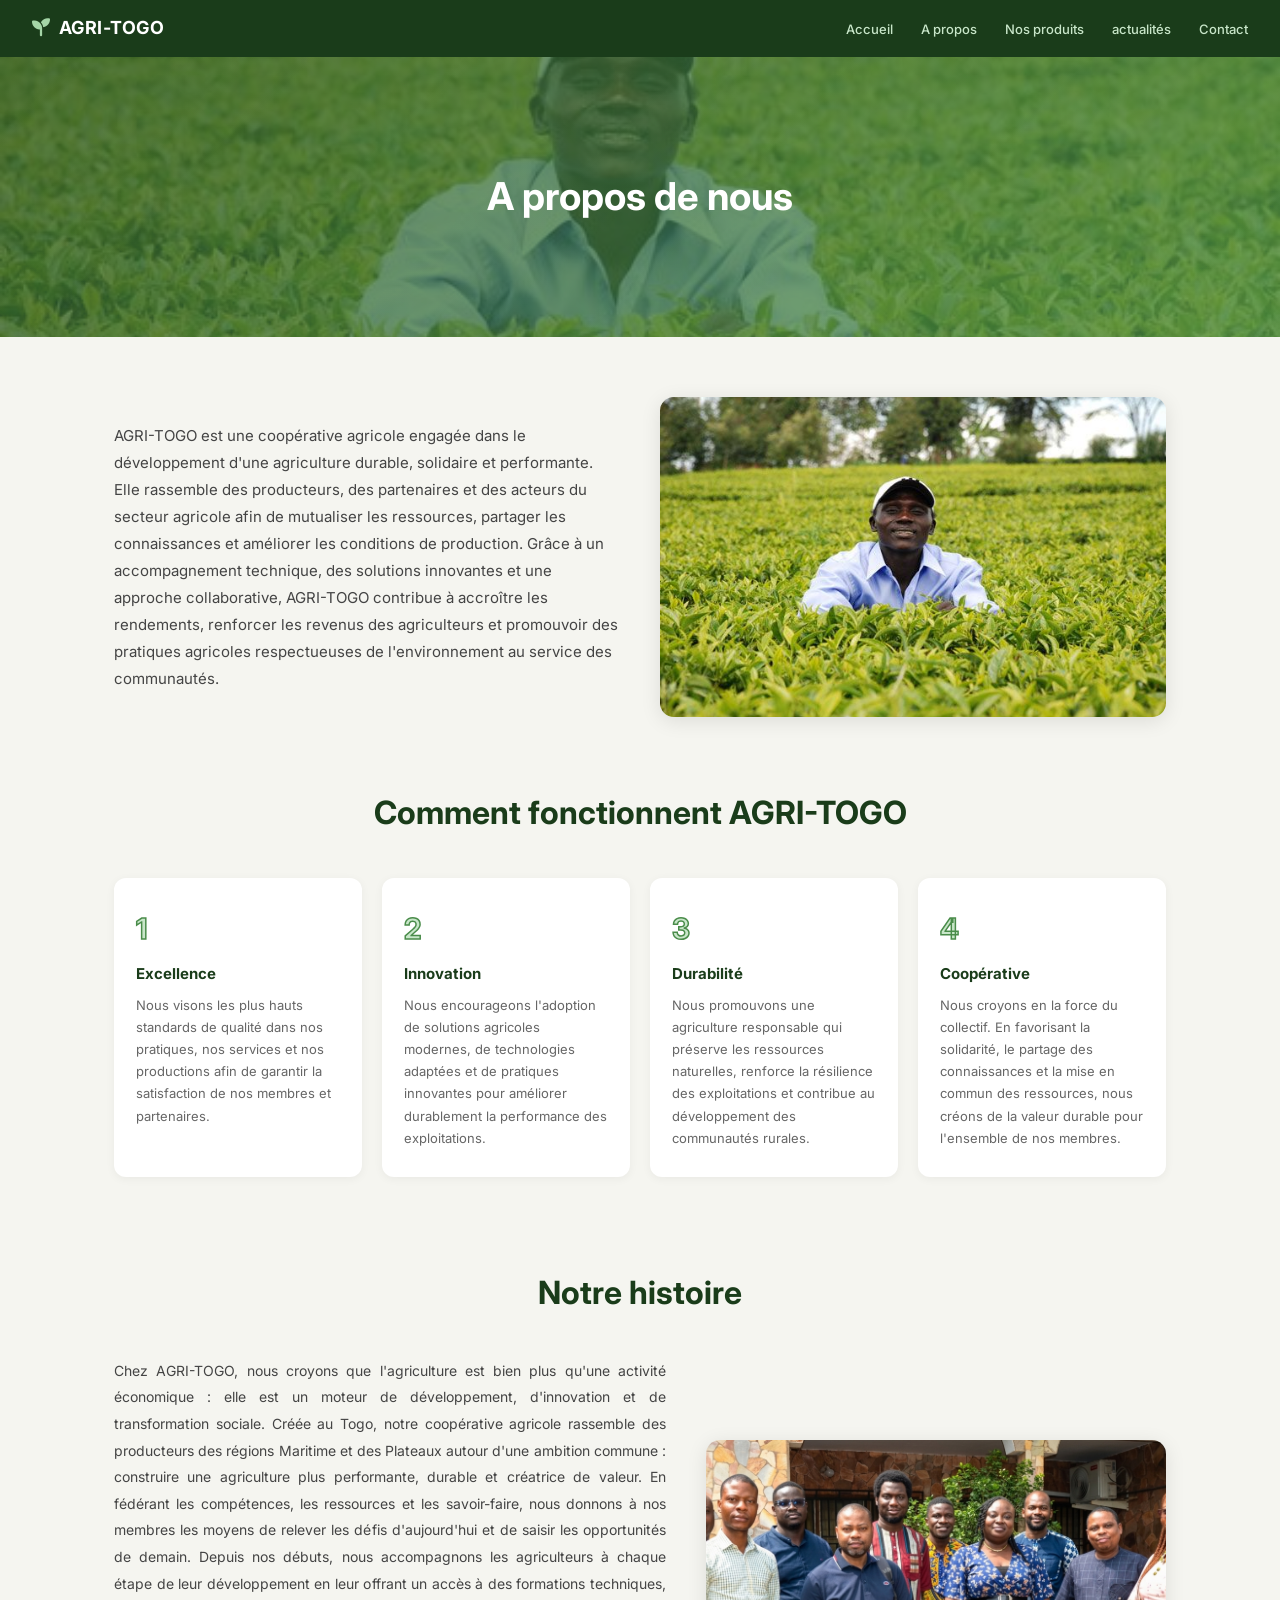
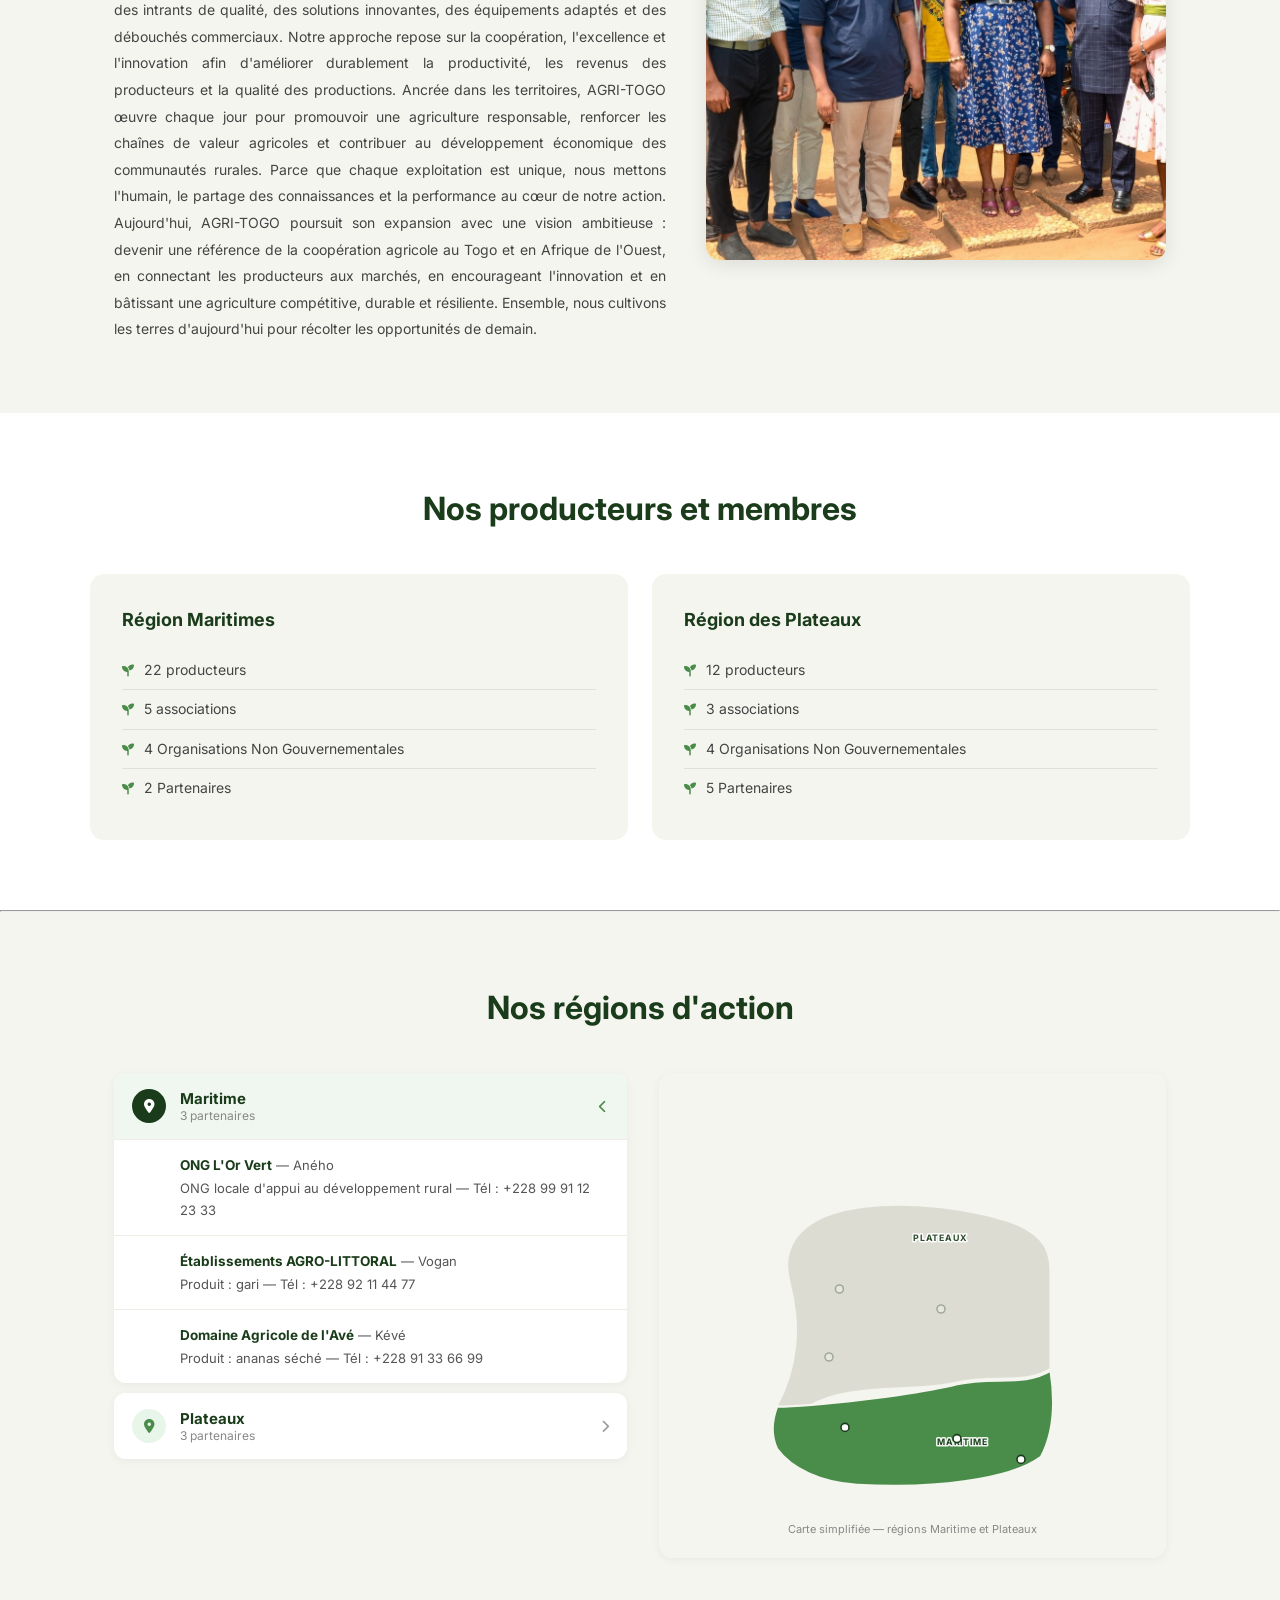
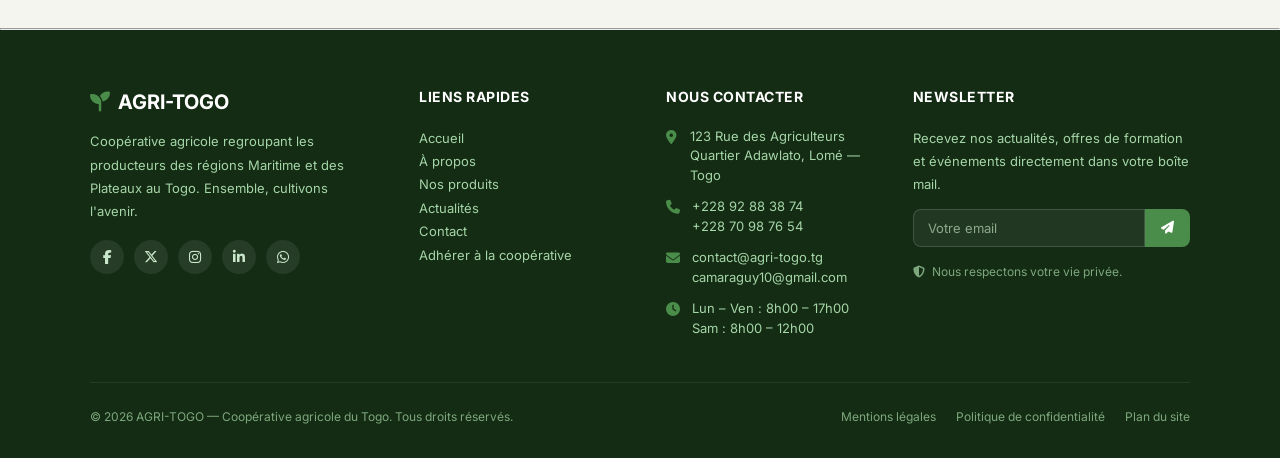
<file: about.html>
<!DOCTYPE html>
<html lang="fr">
<head>
    <meta charset="UTF-8">
    <meta name="viewport" content="width=device-width, initial-scale=1.0">
    <title>AGRI-TOGO — À propos</title>
    <link rel="stylesheet" href="https://fonts.googleapis.com/css2?family=Material+Symbols+Outlined" />
    <link rel="stylesheet" href="https://cdnjs.cloudflare.com/ajax/libs/font-awesome/6.5.0/css/all.min.css">
    <link rel="stylesheet" href="css/style.css">
    <script src="js/script.js"></script>
</head>
<body>
    <header>
        <div>
            AGRI-TOGO
        </div>
        <nav>
            <ul>
                <li><a href="index.html">Accueil</a></li>
                <li><a href="about.html" class="active">A propos</a></li>
                <li><a href="produit.html">Nos produits</a></li>
                <li><a href="actualite1.html">actualités</a></li>
                <li><a href="contact2.html">Contact</a></li>
            </ul>
        </nav>
        <div class="header-icons">
            <span class="material-symbols-outlined menu-open">dehaze</span>
            <span class="material-symbols-outlined menu-close" >close</span>
        </div>
    </header>

    <main>
        <section class="hero2">
            <h1>A propos de nous</h1>
            <img src="images/premier.jpg" alt="Membres de la coopérative AGRI-TOGO">
        </section>

        <section class="intro-section">
            <div class="intro">
                <div id="histoire">
                    <div class="intro-row">
                        <div class="intro-text">
                            <p>AGRI-TOGO est une coopérative agricole engagée dans le développement d'une agriculture durable,
                                solidaire et performante. Elle rassemble des producteurs, des partenaires et des acteurs du secteur
                                agricole afin de mutualiser les ressources, partager les connaissances et améliorer les conditions de production.
                                Grâce à un accompagnement technique, des solutions innovantes et une approche collaborative, AGRI-TOGO contribue à
                                accroître les rendements, renforcer les revenus des agriculteurs et promouvoir des pratiques agricoles respectueuses
                                de l'environnement au service des communautés.
                            </p>
                        </div>
                        <div class="intro-image">
                            <img src="images/premier.jpg" alt="Champs cultivés par les producteurs AGRI-TOGO">
                        </div>
                    </div>
                </div>

                <div class="valeurs">
                    <h2>Comment fonctionnent AGRI-TOGO</h2>
                    <div class="valeurs-grid">
                        <div class="valeur-item">
                            <h1>1</h1>
                            <h3>Excellence</h3>
                            <p>Nous visons les plus hauts standards de qualité dans nos pratiques,
                                nos services et nos productions afin de garantir la satisfaction de
                                nos membres et partenaires.
                            </p>
                        </div>
                        <div class="valeur-item">
                            <h1>2</h1>
                            <h3>Innovation</h3>
                            <p>Nous encourageons l'adoption de solutions agricoles modernes,
                                de technologies adaptées et de pratiques innovantes pour améliorer
                                durablement la performance des exploitations.
                            </p>
                        </div>
                        <div class="valeur-item">
                            <h1>3</h1>
                            <h3>Durabilité</h3>
                            <p>Nous promouvons une agriculture responsable qui préserve les ressources naturelles,
                                renforce la résilience des exploitations et contribue au développement des communautés rurales.
                            </p>
                        </div>
                        <div class="valeur-item">
                            <h1>4</h1>
                            <h3>Coopérative</h3>
                            <p>Nous croyons en la force du collectif. En favorisant la solidarité, le partage des connaissances
                                et la mise en commun des ressources, nous créons de la valeur durable pour l'ensemble de nos membres.
                            </p>
                        </div>
                    </div>
                </div>
            </div>
        </section>

        <section class="histoire-section">
            <h2>Notre histoire</h2>
            <div class="histoire-row">
                <div class="histoire-text">
                    <p>
                        Chez AGRI-TOGO, nous croyons que l'agriculture est bien plus qu'une activité économique :
                        elle est un moteur de développement, d'innovation et de transformation sociale.
                        Créée au Togo, notre coopérative agricole rassemble des producteurs des régions Maritime et des Plateaux autour d'une ambition commune : construire une agriculture plus performante,
                        durable et créatrice de valeur. En fédérant les compétences, les ressources et les savoir-faire, nous donnons à nos membres les moyens de relever les défis d'aujourd'hui et de saisir les opportunités de demain.
                        Depuis nos débuts, nous accompagnons les agriculteurs à chaque étape de leur développement en leur offrant un accès à des formations techniques, des intrants de qualité, des solutions innovantes, des équipements adaptés et des débouchés commerciaux. Notre approche repose sur la coopération, l'excellence et l'innovation afin d'améliorer durablement la productivité, les revenus des producteurs et la qualité des productions.
                        Ancrée dans les territoires, AGRI-TOGO œuvre chaque jour pour promouvoir une agriculture responsable, renforcer les chaînes de valeur agricoles et contribuer au développement économique des communautés rurales. Parce que chaque exploitation est unique, nous mettons l'humain, le partage des connaissances et la performance au cœur de notre action.
                        Aujourd'hui, AGRI-TOGO poursuit son expansion avec une vision ambitieuse : devenir une référence de la coopération agricole au Togo et en Afrique de l'Ouest, en connectant les producteurs aux marchés, en encourageant l'innovation et en bâtissant une agriculture compétitive, durable et résiliente.
                        Ensemble, nous cultivons les terres d'aujourd'hui pour récolter les opportunités de demain.
                    </p>
                </div>
                <div class="histoire-image">
                    <img src="images/histoire.png" alt="Histoire de la coopérative AGRI-TOGO">
                </div>
            </div>
        </section>

        <section class="membres-section">
            <div class="membres">
                <h2>Nos producteurs et membres</h2>
                <div class="membres-grid">
                    <div class="membre-card">
                        <h3>Région Maritimes</h3>
                        <ul>
                            <li>22 producteurs</li>
                            <li>5 associations</li>
                            <li>4 Organisations Non Gouvernementales</li>
                            <li>2 Partenaires</li>
                        </ul>
                    </div>
                    <div class="membre-card">
                        <h3>Région des Plateaux</h3>
                        <ul>
                            <li>12 producteurs</li>
                            <li>3 associations</li>
                            <li>4 Organisations Non Gouvernementales</li>
                            <li>5 Partenaires</li>
                        </ul>
                    </div>
                </div>
            </div>
        </section>

        <hr>

        <section class="regions-section">
            <h2>Nos régions d'action</h2>
            <div class="regions">
                <div class="regions-list-panel">

                    <div class="region-row active" data-region="maritime">
                        <button class="region-row-head" aria-expanded="true">
                            <span class="region-pin"><i class="fa-solid fa-location-dot"></i></span>
                            <span class="region-row-text">
                                <span class="region-row-title">Maritime</span>
                                <span class="region-row-count">3 partenaires</span>
                            </span>
                            <span class="region-chevron"><i class="fa-solid fa-chevron-down"></i></span>
                        </button>
                        <ul class="region-partners">
                            <li tabindex="0" data-city="aneho">
                                <strong>ONG L'Or Vert</strong> — Aného<br>
                                ONG locale d'appui au développement rural — Tél : +228 99 91 12 23 33
                            </li>
                            <li tabindex="0" data-city="vogan">
                                <strong>Établissements AGRO-LITTORAL</strong> — Vogan<br>
                                Produit : gari — Tél : +228 92 11 44 77
                            </li>
                            <li tabindex="0" data-city="keve">
                                <strong>Domaine Agricole de l'Avé</strong> — Kévé<br>
                                Produit : ananas séché — Tél : +228 91 33 66 99
                            </li>
                        </ul>
                    </div>

                    <div class="region-row" data-region="plateaux">
                        <button class="region-row-head" aria-expanded="false">
                            <span class="region-pin"><i class="fa-solid fa-location-dot"></i></span>
                            <span class="region-row-text">
                                <span class="region-row-title">Plateaux</span>
                                <span class="region-row-count">3 partenaires</span>
                            </span>
                            <span class="region-chevron"><i class="fa-solid fa-chevron-right"></i></span>
                        </button>
                        <ul class="region-partners">
                            <li tabindex="0" data-city="kpalime">
                                <strong>Groupement Féminin « Espoir de Kloto »</strong> — Kpalimé<br>
                                Produit : gari et tapioca — Tél : +228 70 22 46 08
                            </li>
                            <li tabindex="0" data-city="atakpame">
                                <strong>ONG « Progrès Céréales Plateaux »</strong> — Atakpamé<br>
                                ONG d'accompagnement technique et financier — Tél : +228 95 66 77 88
                            </li>
                            <li tabindex="0" data-city="badou">
                                <strong>Les Vergers de Tomegbe</strong> — Badou<br>
                                Producteur : chips de manioc — Tél : +228 99 22 55 88
                            </li>
                        </ul>
                    </div>

                </div>
                <div class="regions-map">
                    <svg viewBox="0 0 400 520" xmlns="http://www.w3.org/2000/svg" role="img" aria-label="Carte simplifiée des régions Maritime et Plateaux du Togo">
                        <!-- Région Plateaux (nord du périmètre) -->
                        <path class="region-shape plateaux" data-region="plateaux"
                              d="M30,390 C55,345 60,290 45,235 C35,195 55,165 100,150 C160,132 250,138 320,160 C355,172 372,190 372,220 L372,345 C340,365 300,352 255,362 C200,375 120,362 70,392 C50,400 38,398 30,390 Z" />
                        <!-- Région Maritime (bande côtière au sud) -->
                        <path class="region-shape maritime" data-region="maritime"
                              d="M30,392 C70,392 200,378 255,364 C300,354 340,367 372,347 C378,385 376,425 360,455 C320,485 220,495 130,490 C85,487 48,470 30,445 C22,428 24,408 30,392 Z" />

                        <text class="region-label" x="200" y="185">Plateaux</text>
                        <text class="region-label" x="230" y="440">Maritime</text>

                        <!-- Villes — région Plateaux -->
                        <g class="city-dot" data-city="kpalime" data-region="plateaux" tabindex="-1">
                            <circle class="pulse-ring" cx="95" cy="330" r="5" />
                            <circle cx="95" cy="330" r="5" />
                            <text x="107" y="334">Kpalimé</text>
                        </g>
                        <g class="city-dot" data-city="badou" data-region="plateaux" tabindex="-1">
                            <circle class="pulse-ring" cx="108" cy="245" r="5" />
                            <circle cx="108" cy="245" r="5" />
                            <text x="120" y="249">Badou</text>
                        </g>
                        <g class="city-dot" data-city="atakpame" data-region="plateaux" tabindex="-1">
                            <circle class="pulse-ring" cx="235" cy="270" r="5" />
                            <circle cx="235" cy="270" r="5" />
                            <text x="247" y="274">Atakpamé</text>
                        </g>

                        <!-- Villes — région Maritime -->
                        <g class="city-dot" data-city="keve" data-region="maritime" tabindex="-1">
                            <circle class="pulse-ring" cx="115" cy="418" r="5" />
                            <circle cx="115" cy="418" r="5" />
                            <text x="127" y="422">Kévé</text>
                        </g>
                        <g class="city-dot" data-city="vogan" data-region="maritime" tabindex="-1">
                            <circle class="pulse-ring" cx="255" cy="432" r="5" />
                            <circle cx="255" cy="432" r="5" />
                            <text x="267" y="436">Vogan</text>
                        </g>
                        <g class="city-dot" data-city="aneho" data-region="maritime" tabindex="-1">
                            <circle class="pulse-ring" cx="335" cy="458" r="5" />
                            <circle cx="335" cy="458" r="5" />
                            <text x="347" y="462">Aného</text>
                        </g>
                    </svg>
                    <p class="map-caption">Carte simplifiée — régions Maritime et Plateaux</p>
                </div>
            </div>
        </section>

        <hr>
    </main>

  <footer class="footer-main">
    <div class="footer-grid">
      <div class="footer-col">
        <div class="footer-logo"><i class="fa-solid fa-seedling"></i> AGRI-TOGO</div>
        <p class="footer-desc">Coopérative agricole regroupant les producteurs des régions Maritime et des Plateaux au Togo. Ensemble, cultivons l'avenir.</p>
        <div class="footer-social">
          <a href="#" aria-label="Facebook"><i class="fa-brands fa-facebook-f"></i></a>
          <a href="#" aria-label="Twitter / X"><i class="fa-brands fa-x-twitter"></i></a>
          <a href="#" aria-label="Instagram"><i class="fa-brands fa-instagram"></i></a>
          <a href="#" aria-label="LinkedIn"><i class="fa-brands fa-linkedin-in"></i></a>
          <a href="#" aria-label="WhatsApp"><i class="fa-brands fa-whatsapp"></i></a>
        </div>
      </div>
      <div class="footer-col">
        <h4>Liens rapides</h4>
        <a href="index.html">Accueil</a>
        <a href="apropos.html">À propos</a>
        <a href="produits.html">Nos produits</a>
        <a href="actualite1.html">Actualités</a>
        <a href="contact2.html">Contact</a>
        <a href="contact2.html">Adhérer à la coopérative</a>
      </div>
      <div class="footer-col">
        <h4>Nous contacter</h4>
        <div class="footer-contact-item">
          <i class="fa-solid fa-location-dot"></i>
          <span>123 Rue des Agriculteurs<br>Quartier Adawlato, Lomé — Togo</span>
        </div>
        <div class="footer-contact-item">
          <i class="fa-solid fa-phone"></i>
          <span>+228 92 88 38 74<br>+228 70 98 76 54</span>
        </div>
        <div class="footer-contact-item">
          <i class="fa-solid fa-envelope"></i>
          <span>contact@agri-togo.tg<br>camaraguy10@gmail.com</span>
        </div>
        <div class="footer-contact-item">
          <i class="fa-solid fa-clock"></i>
          <span>Lun – Ven : 8h00 – 17h00<br>Sam : 8h00 – 12h00</span>
        </div>
      </div>
      <div class="footer-col">
        <h4>Newsletter</h4>
        <p>Recevez nos actualités, offres de formation et événements directement dans votre boîte mail.</p>
        <form class="footer-newsletter" id="newsletterForm" onsubmit="return false;">
          <input type="email" placeholder="Votre email" required>
          <button type="submit" name="newsletterForm"><i class="fa-solid fa-paper-plane"></i></button>
        </form>
        <p style="margin-top:14px; font-size:12px; color:#7da87d;"><i class="fa-solid fa-shield-halved" style="margin-right:4px;"></i> Nous respectons votre vie privée.</p>
      </div>
    </div>
    <div class="footer-bottom">
      <p>© 2026 AGRI-TOGO — Coopérative agricole du Togo. Tous droits réservés.</p>
      <div class="footer-bottom-links">
        <a href="#">Mentions légales</a>
        <a href="#">Politique de confidentialité</a>
        <a href="#">Plan du site</a>
      </div>
    </div>
  </footer>
</file>
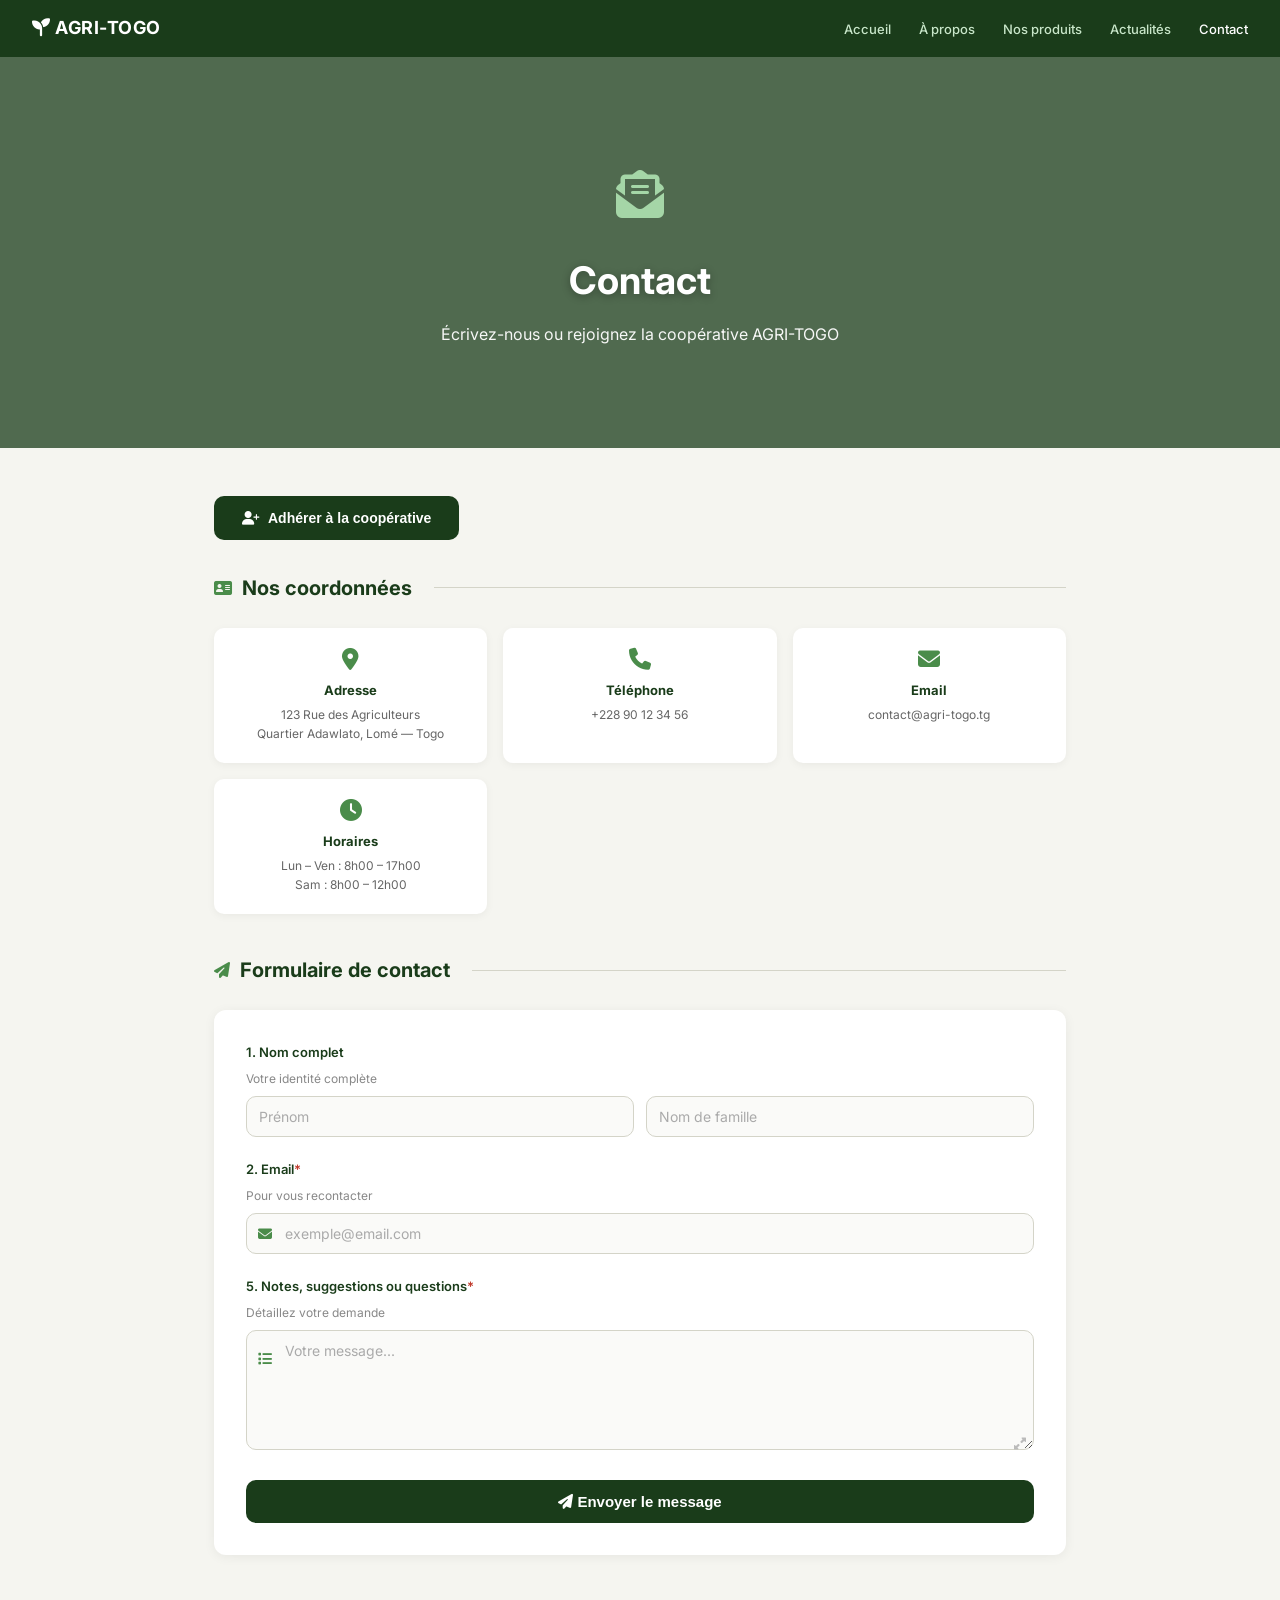
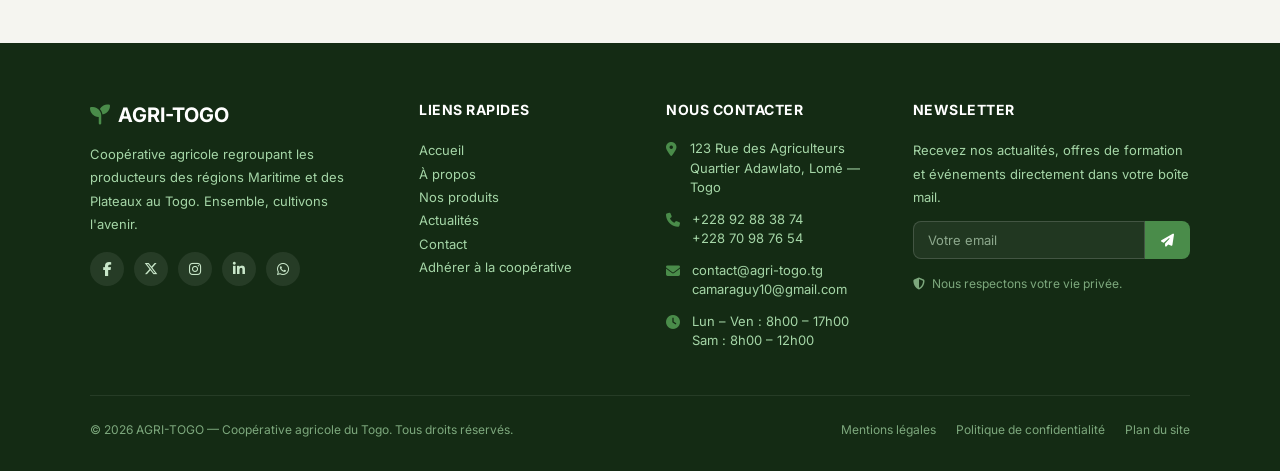
<file: contact2.html>
<!DOCTYPE html>
<html lang="fr">
<head>
  <meta charset="UTF-8">
  <meta name="viewport" content="width=device-width, initial-scale=1.0">
  <title>Contact — AGRI-TOGO</title>
  <link rel="stylesheet" href="https://cdnjs.cloudflare.com/ajax/libs/font-awesome/6.5.0/css/all.min.css">
  <link rel="stylesheet" href="css/contact.css">
  <script src="js/contact.js" defer></script>
 
<base target="_blank">
</head>
<body>

  <!-- Navigation -->
  <nav>
    <a href="index.html" class="logo"><i class="fa-solid fa-seedling"></i> AGRI-TOGO</a>
    <ul class="nav-links" id="navLinks">
      <li><a href="index.html">Accueil</a></li>
      <li><a href="about.html">À propos</a></li>
      <li><a href="produit.html">Nos produits</a></li>
      <li><a href="actualite1.html">Actualités</a></li>
      <li><a href="contact2.html" class="active">Contact</a></li>
    </ul>
    <button class="menu-toggle" id="menuToggle"><i class="fa-solid fa-bars"></i></button>
  </nav>

  <!-- Hero avec image bannière -->
  <section class="hero">
    <div class="hero-bg"></div>
    <div class="hero-overlay"></div>
    <div class="hero-content">
      <div class="hero-icon"><i class="fa-solid fa-envelope-open-text"></i></div>
      <h1>Contact</h1>
      <p>Écrivez-nous ou rejoignez la coopérative AGRI-TOGO</p>
    </div>
  </section>

  <div class="container">

    <!-- Bouton adhésion -->
    <button class="btn-adhesion" id="btnOpenAdhesion">
      <i class="fa-solid fa-user-plus"></i> Adhérer à la coopérative
    </button>

    <!-- Coordonnées -->
    <h2 class="section-title"><i class="fa-solid fa-address-card"></i> Nos coordonnées</h2>
    <div class="info-grid">
      <div class="info-card">
        <i class="fa-solid fa-location-dot"></i>
        <h4>Adresse</h4>
        <p>123 Rue des Agriculteurs<br>Quartier Adawlato, Lomé — Togo</p>
      </div>
      <div class="info-card">
        <i class="fa-solid fa-phone"></i>
        <h4>Téléphone</h4>
        <p>+228 90 12 34 56</p>
      </div>
      <div class="info-card">
        <i class="fa-solid fa-envelope"></i>
        <h4>Email</h4>
        <p>contact@agri-togo.tg</p>
      </div>
      <div class="info-card">
        <i class="fa-solid fa-clock"></i>
        <h4>Horaires</h4>
        <p>Lun – Ven : 8h00 – 17h00<br>Sam : 8h00 – 12h00</p>
      </div>
    </div>

    <!-- Formulaire de contact -->
    <h2 class="section-title"><i class="fa-solid fa-paper-plane"></i> Formulaire de contact</h2>
    <div class="form-card">
      <form id="contactForm" novalidate>
        <div class="form-group">
          <label class="form-label">1. Nom complet</label>
          <div class="form-desc">Votre identité complète</div>
          <div class="row">
            <div class="input-wrapper">
              <input type="text" id="prenom" placeholder="Prénom">
            </div>
            <div class="input-wrapper">
              <input type="text" id="nom" placeholder="Nom de famille">
              <div class="error-msg" id="err-nom"></div>
            </div>
          </div>
        </div>

        <div class="form-group">
          <label class="form-label">2. Email<span class="req">*</span></label>
          <div class="form-desc">Pour vous recontacter</div>
          <div class="input-wrapper" id="wrap-email">
            <i class="fa-solid fa-envelope icon"></i>
            <input type="email" id="email" placeholder="exemple@email.com">
          </div>
          <div class="error-msg" id="err-email">Veuillez saisir une adresse email valide.</div>
        </div>

        <div class="form-group">
          <label class="form-label">5. Notes, suggestions ou questions<span class="req">*</span></label>
          <div class="form-desc">Détaillez votre demande</div>
          <div class="textarea-wrapper">
            <div class="input-wrapper" id="wrap-notes">
              <i class="fa-solid fa-list icon" style="top:22px;transform:none;"></i>
              <textarea id="notes" placeholder="Votre message..."></textarea>
            </div>
            <i class="fa-solid fa-up-right-and-down-left-from-center resize-icon"></i>
          </div>
          <div class="error-msg" id="err-notes">Ce champ est obligatoire.</div>
        </div>

        <button type="submit" class="submit-btn" id="submitBtn">
          <i class="fa-solid fa-paper-plane"></i> Envoyer le message
        </button>
      </form>

      <div class="success-modal" id="successContact">
        <i class="fa-solid fa-circle-check"></i>
        <h3>Message envoyé !</h3>
        <p>Merci pour votre message. Nous vous recontacterons rapidement.</p>
      </div>
    </div>

  </div>

  <!-- Modal Adhésion -->
  <div class="modal-overlay" id="modalOverlay">
    <div class="modal">
      <div class="modal-header">
        <h2><i class="fa-solid fa-user-plus"></i> Demande d'adhésion</h2>
        <button class="modal-close" id="modalClose"><i class="fa-solid fa-xmark"></i></button>
      </div>
      <div class="modal-body" id="modalBody">
        <form id="adhesionForm" novalidate>
          <div class="form-group">
            <label class="form-label">Nom complet<span class="req">*</span></label>
            <div class="input-wrapper" id="wrap-adh-nom">
              <i class="fa-solid fa-user icon"></i>
              <input type="text" id="adh-nom" placeholder="Prénom et nom">
            </div>
            <div class="error-msg" id="err-adh-nom">Veuillez saisir votre nom.</div>
          </div>

          <div class="form-group">
            <label class="form-label">Email<span class="req">*</span></label>
            <div class="input-wrapper" id="wrap-adh-email">
              <i class="fa-solid fa-envelope icon"></i>
              <input type="email" id="adh-email" placeholder="exemple@email.com">
            </div>
            <div class="error-msg" id="err-adh-email">Adresse email invalide.</div>
          </div>

          <div class="form-group">
            <label class="form-label">Téléphone<span class="req">*</span></label>
            <div class="input-wrapper" id="wrap-adh-tel">
              <i class="fa-solid fa-phone icon"></i>
              <input type="tel" id="adh-tel" placeholder="+228 90 12 34 56">
            </div>
            <div class="error-msg" id="err-adh-tel">Numéro invalide.</div>
          </div>

          <div class="form-group">
            <label class="form-label">Type de structure<span class="req">*</span></label>
            <div class="input-wrapper" id="wrap-adh-type">
              <i class="fa-solid fa-building icon"></i>
              <select id="adh-type">
                <option value="" disabled selected>Choisissez votre structure</option>
                <option value="producteur">Producteur individuel</option>
                <option value="cooperative">Coopérative agricole</option>
                <option value="compagnie">Compagnie / Entreprise</option>
                <option value="ong">ONG / Association</option>
                <option value="groupement">Groupement villageois</option>
                <option value="institution">Institution publique</option>
                <option value="particulier">Particulier / Consommateur</option>
                <option value="autre">Autre</option>
              </select>
            </div>
            <div class="error-msg" id="err-adh-type">Veuillez sélectionner un type.</div>
          </div>

          <div class="form-group">
            <label class="form-label">Nom de la structure</label>
            <div class="input-wrapper">
              <i class="fa-solid fa-tag icon"></i>
              <input type="text" id="adh-structure" placeholder="Nom de votre coopérative, entreprise, ONG...">
            </div>
          </div>

          <div class="form-group">
            <label class="form-label">Zone géographique d'activité<span class="req">*</span></label>
            <div class="input-wrapper" id="wrap-adh-zone">
              <i class="fa-solid fa-map-location-dot icon"></i>
              <select id="adh-zone">
                <option value="" disabled selected>Sélectionnez une région</option>
                <option value="maritime">Région Maritime (Lomé, Tabligbo...)</option>
                <option value="plateaux">Région des Plateaux (Atakpamé, Kpalimé...)</option>
                <option value="centrale">Région Centrale (Sokodé, Tchamba...)</option>
                <option value="kara">Région de la Kara (Kara, Dapaong...)</option>
                <option value="savanes">Région des Savanes (Dapaong, Cinkassé...)</option>
                <option value="international">Hors Togo</option>
              </select>
            </div>
            <div class="error-msg" id="err-adh-zone">Veuillez sélectionner une zone.</div>
          </div>

          <div class="form-group">
            <label class="form-label">Produits d'intérêt</label>
            <div class="input-wrapper">
              <i class="fa-solid fa-wheat-awn icon"></i>
              <select name="adh-produits" id="adh-produits">
                <option value="" disabled selected>Sélectionnez un produit principal</option>
                <option value="mais">Maïs</option>
                <option value="manioc">Manioc</option>
                <option value="ananas">Ananas</option>
                <option value="riz">Riz</option>
                <option value="soja">Soja</option>
                <option value="transformes">Produits transformés</option>
                <option value="divers">Divers / Tous</option>
              </select>
            </div>
          </div>

          <div class="form-group">
            <label class="form-label">Motivation / Message<span class="req">*</span></label>
            <div class="input-wrapper" id="wrap-adh-msg">
              <i class="fa-solid fa-pen icon" style="top:22px;transform:none;"></i>
              <textarea id="adh-msg" placeholder="Pourquoi souhaitez-vous rejoindre AGRI-TOGO ? Décrivez votre projet ou vos attentes..."></textarea>
            </div>
            <div class="error-msg" id="err-adh-msg">Veuillez décrire votre motivation.</div>
          </div>

          <button type="submit" class="submit-btn" id="btnAdhesionSubmit">
            <i class="fa-solid fa-paper-plane"></i> Soumettre ma demande
          </button>
        </form>

        <div class="success-modal" id="successAdhesion">
          <i class="fa-solid fa-circle-check"></i>
          <h3>Demande envoyée !</h3>
          <p>Merci pour votre intérêt. Notre équipe étudiera votre demande et vous contactera sous 48h.</p>
        </div>
      </div>
    </div>
  </div>

  <!-- Footer professionnel -->
  <footer class="footer-main">
    <div class="footer-grid">
      <!-- Colonne 1 : Logo & Description -->
      <div class="footer-col">
        <div class="footer-logo"><i class="fa-solid fa-seedling"></i> AGRI-TOGO</div>
        <p class="footer-desc">Coopérative agricole regroupant les producteurs des régions Maritime et des Plateaux au Togo. Ensemble, cultivons l'avenir.</p>
        <div class="footer-social">
          <a href="#" aria-label="Facebook"><i class="fa-brands fa-facebook-f"></i></a>
          <a href="#" aria-label="Twitter / X"><i class="fa-brands fa-x-twitter"></i></a>
          <a href="#" aria-label="Instagram"><i class="fa-brands fa-instagram"></i></a>
          <a href="#" aria-label="LinkedIn"><i class="fa-brands fa-linkedin-in"></i></a>
          <a href="#" aria-label="WhatsApp"><i class="fa-brands fa-whatsapp"></i></a>
        </div>
      </div>

      <!-- Colonne 2 : Liens rapides -->
      <div class="footer-col">
        <h4>Liens rapides</h4>
        <a href="index.html">Accueil</a>
        <a href="apropos.html">À propos</a>
        <a href="produits.html">Nos produits</a>
        <a href="actualite1.html">Actualités</a>
        <a href="contact2.html" >Contact</a>
        <a href="#" onclick="document.getElementById('btnOpenAdhesion').click(); return false;">Adhérer à la coopérative</a>
      </div>

      <!-- Colonne 3 : Coordonnées -->
      <div class="footer-col">
        <h4>Nous contacter</h4>
        <div class="footer-contact-item">
          <i class="fa-solid fa-location-dot"></i>
          <span>123 Rue des Agriculteurs<br>Quartier Adawlato, Lomé — Togo</span>
        </div>
        <div class="footer-contact-item">
          <i class="fa-solid fa-phone"></i>
          <span>+228 92 88 38 74<br>+228 70 98 76 54</span>
        </div>
        <div class="footer-contact-item">
          <i class="fa-solid fa-envelope"></i>
          <span>contact@agri-togo.tg<br>camaraguy10@gmail.com</span>
        </div>
        <div class="footer-contact-item">
          <i class="fa-solid fa-clock"></i>
          <span>Lun – Ven : 8h00 – 17h00<br>Sam : 8h00 – 12h00</span>
        </div>
      </div>

      <!-- Colonne 4 : Newsletter -->
      <div class="footer-col">
        <h4>Newsletter</h4>
        <p>Recevez nos actualités, offres de formation et événements directement dans votre boîte mail.</p>
        <form class="footer-newsletter" id="newsletterForm" onsubmit="return false;">
          <input type="email" placeholder="Votre email" required>
          <button type="submit" id="newsletterForm" name="newsletterForm"><i class="fa-solid fa-paper-plane"></i></button>
        </form>
        <p style="margin-top:14px; font-size:12px; color:#7da87d;"><i class="fa-solid fa-shield-halved" style="margin-right:4px;"></i> Nous respectons votre vie privée.</p>
      </div>
    </div>

    <div class="footer-bottom">
      <p>© 2026 AGRI-TOGO — Coopérative agricole du Togo. Tous droits réservés.</p>
      <div class="footer-bottom-links">
        <a href="#">Mentions légales</a>
        <a href="#">Politique de confidentialité</a>
        <a href="#">Plan du site</a>
      </div>
    </div>
  </footer>
</body>
</html>
</file>
<file: css/style.css>
/* ══════════════════════════════════════════════════════════════
   AGRI-TOGO — Feuille de style commune
   Palette : #1a3c1a (vert foncé) · #4a8c4a (vert moyen)
             #c8e6c9 (vert clair) · #f5f5f0 (fond crème)
   ══════════════════════════════════════════════════════════════ */

@import url('https://fonts.googleapis.com/css2?family=Inter:wght@400;500;600;700&display=swap');

/* ─── Reset & Base ───────────────────────────────────────────── */
* {
  margin: 0;
  padding: 0;
  box-sizing: border-box;
}

body {
  font-family: 'Inter', sans-serif;
  background: #f5f5f0;
  color: #2d2d2d;
  line-height: 1.6;
}

a { 
  color: inherit; 
}

img { 
  display: block; 
  max-width: 100%; 
}

/*  Classes utilitaires pour le responsive  */
.hide-mobile,
.photo-secondaire {
  display: block;
}

/*  Navigation  */
header {
  position: sticky;
  top: 0;
  width: 100%;
  z-index: 1000;            /* Reste au-dessus de tout le reste lors du défilement */
  background: #1a3c1a;      /* Couleur de fond opaque indispensable */
  padding: 14px 32px;
  display: flex;
  justify-content: space-between;
  align-items: center;
}

header > div:first-child {
  display: flex;
  align-items: center;
  gap: 8px;
  color: #fff;
  font-weight: 700;
  font-size: 18px;
  letter-spacing: 0.5px;
}

header > div:first-child::before {
  content: '\f4d8'; /* fa-seedling */
  font-family: 'Font Awesome 6 Free';
  font-weight: 900;
  color: #a5d6a7;
}

header nav {
  margin-left: auto;
}

header nav ul {
  display: flex;
  gap: 28px;
  list-style: none;
}

header nav ul li a {
  color: #c8e6c9;
  text-decoration: none;
  font-size: 13px;
  font-weight: 500;
  transition: color .2s ease;
}

header nav ul li a:hover {
  color: #fff;
}

header .material-symbols-outlined {
  color: #c8e6c9;
  cursor: pointer;
  transition: color .2s ease;
}

header .material-symbols-outlined:hover {
  color: #fff;
}

.header-icons {
  display: flex;
  align-items: center;
  gap: 16px;
}

.header-icons .menu-open,
.header-icons .menu-close {
  display: none;
}

/* ─── Hero / Accueil  */
/* ─── Conteneur Hero Principal (Pleine Largeur / Hauteur)  */
.hero {
  position: relative;
  color: #fff;
  text-align: center;
  /* Utilisation de Flexbox pour centrer le texte verticalement et horizontalement */
  display: flex;
  flex-direction: column;
  align-items: center;
  justify-content: center;
  
  /* Supprime le padding fixe qui créait l'espace vide */
  padding: 60px 24px;
  min-height: 75vh; /* Ajuste la hauteur globale du hero */
  overflow: hidden;
}

/* Le carrousel / l'image de fond couvre 100% de la surface du conteneur */
.hero .carousel,
.hero-bg {
  position: absolute;
  top: 0;
  left: 0;
  width: 100%;
  height: 100%;
  z-index: 0;
}

.hero .carousel-slide {
  position: absolute;
  top: 0;
  left: 0;
  width: 100%;
  height: 100%;
  opacity: 0;
  transition: opacity 0.8s ease-in-out;
}

.hero .carousel-slide.active {
  opacity: 1;
}

/* Empêche l'image de s'arrêter avant le bas */
.hero .carousel-slide img,
.hero-bg img {
  width: 100%;
  height: 100%;
  object-fit: cover;
  object-position: center;
}

/* Filtre vert recouvrant TOUTE la surface de l'image jusqu'en bas */
.hero-overlay {
  position: absolute;
  top: 0;
  left: 0;
  width: 100%;
  height: 100%;
  background: rgba(26, 60, 26, 0.75);
  z-index: 1;
}

/* Contenu texte centré */
.hero-content {
  padding-top: -30px;
  position: relative;
  z-index: 2;
  max-width: 650px;
  margin: 0 auto;
}

.hero h1 { 
  font-size: 38px; 
  font-weight: 700; 
  margin-bottom: 16px; 
  line-height: 1.25;
  text-shadow: 0 2px 8px rgba(0,0,0,.3); 
}

.hero p { 
  font-size: 16px; 
  line-height: 1.6;
  opacity: .95; 
}

.hero-icon {
  font-size: 48px;
  margin-bottom: 16px;
  color: #a5d6a7;
}
/*  Liens de redirection rapide */
#redirection {
  display: flex;
  flex-direction: row;
  align-items: center;
  text-align: center;
  justify-content: space-around;
  padding: 22px 30px;
  margin: -38px auto 0;
  max-width: 800px;
  border-radius: 14px;
  background: #fff;
  box-shadow: 0 4px 20px rgba(0, 0, 0, .1);
  position: relative;
  z-index: 5;
}

#redirection > div {
  padding: 6px 18px;
}

#redirection a {
  text-decoration: none;
  font-size: 1rem;
  font-weight: 600;
  color: #1a3c1a;
  transition: color .2s ease;
}

#redirection a:hover {
  color: #4a8c4a;
}

/* ─── Chiffres clés  */
#chiffre h1 {
  text-align: center;
  font-size: 2rem;
  font-weight: 700;
  padding-top: 70px;
  margin-bottom: 40px;
  color: #1a3c1a;
}

#cle {
  display: flex;
  flex-direction: row;
  gap: 20px;
  padding: 0 30px 30px;
  justify-content: center;
  align-items: stretch;
  text-align: center;
  flex-wrap: wrap;
  max-width: 1100px;
  margin: 0 auto;
}

#cle > div {
  display: flex;
  flex-direction: column;
  align-items: center;
  background: #fff;
  border-radius: 12px;
  padding: 32px 24px;
  min-width: 220px;
  flex: 1;
  box-shadow: 0 2px 10px rgba(0, 0, 0, .05);
  transition: transform .2s ease;
}

#cle > div:hover {
  transform: translateY(-3px);
}

#cle span {
  color: #4a8c4a;
  font-size: 3rem;
  line-height: 1;
  margin-bottom: 8px;
}

#cle h2 {
  font-size: 1.6rem;
  font-weight: 700;
  color: #1a3c1a;
  padding-bottom: 6px;
}

#cle p {
  font-size: 13px;
  color: #666;
}

#cle a {
  color: #4a8c4a;
  font-size: 1rem;
  text-decoration: none;
  font-weight: 600;
}

/* ─── Actualités  */
#actualite h2 {
  text-align: center;
  font-size: 2rem;
  font-weight: 700;
  padding-top: 60px;
  margin-bottom: 40px;
  color: #1a3c1a;
}

#actu {
  display: flex;
  flex-direction: row;
  gap: 22px;
  flex-wrap: wrap;
  justify-content: center;
  margin-bottom: 60px;
  padding: 0 24px;
}

#actu1 {
  display: flex;
  flex-direction: column;
  width: 340px;
  border-radius: 14px;
  background: #fff;
  box-shadow: 0 2px 10px rgba(0, 0, 0, .05);
  overflow: hidden;
  transition: transform .2s ease, box-shadow .2s ease;
}

#actu1:hover {
  transform: translateY(-4px);
  box-shadow: 0 8px 24px rgba(0, 0, 0, .1);
}

#actu1 img {
  width: 100%;
  height: 200px;
  object-fit: cover;
}

#actu1 p {
  padding: 10px 18px 0;
  font-size: 13px;
      color: #555;
      line-height: 1.5;
      flex: 1;
}

#actu1 h3 {
  padding: 10px 18px 0;
  font-size: 15px;
      font-weight: 700;
      color: #1a3c1a;
      margin-bottom: 8px;
}

#actu1 time {
  display: block;
  padding: 10px 18px 0;
  color: #888;
  font-size: 12px;
}

#actu1 a {
  padding: 12px 18px 18px;
  color: #1a3c1a;
  text-decoration: none;
  font-weight: 700;
  font-size: 13px;
}

#actu1 a:hover {
  color: #2e5c2e;
}

/* ─── Appel à l'action  */
#rejoignez {
  display: flex;
  flex-direction: column;
  max-width: 900px;
  margin: 40px auto 60px;
  padding: 60px 24px;
  align-items: center;
  border-radius: 14px;
  background: #1a3c1a;
  box-shadow: 0 4px 20px rgba(0, 0, 0, .08);
}

#rejoignez h2 {
  text-align: center;
  font-size: 2rem;
  font-weight: 700;
  color: #fff;
}

#rejoignez p {
  max-width: 480px;
  text-align: center;
  font-size: 1rem;
  padding-top: 12px;
  color: #c8e6c9;
  margin-bottom: 24px;
}

#rejoignez button {
  display: inline-flex;
  align-items: center;
  gap: 8px;
  width: fit-content;
  background: #fff;
  color: #1a3c1a;
  border: none;
  padding: 14px 28px;
  border-radius: 10px;
  cursor: pointer;
  font-size: 14px;
  font-weight: 600;
  transition: background .2s ease, transform .2s ease;
}

#rejoignez button:hover {
  background: #c8e6c9;
  transform: translateY(-2px);
}

#rejoignez button a {
  text-decoration: none;
  color: inherit;
}

/*  Carrousel  */
.carousel {
  position: relative;
  width: 100%;
  height: 420px;
  overflow: hidden;
}

.carousel-slide {
  position: absolute;
  top: 0;
  left: 0;
  width: 100%;
  height: 100%;
  opacity: 0;
  transition: opacity 1s ease-in-out;
}

.carousel-slide.active {
  opacity: 1;
}

.carousel-slide img {
  width: 100%;
  height: 100%;
  object-fit: cover;
}

.carousel-dots {
  position: absolute;
  bottom: 16px;
  left: 50%;
  transform: translateX(-50%);
  display: flex;
  gap: 8px;
  z-index: 10;
}

.dot {
  width: 10px;
  height: 10px;
  border-radius: 50%;
  background: rgba(255, 255, 255, .5);
  cursor: pointer;
  transition: background .2s ease;
  border: none;
}

.dot.active {
  background: #fff;
}

/* Footer  */ .footer-main {
      background: #142b14;
      color: #c8e6c9;
      padding: 56px 24px 32px;
    }
    .footer-grid {
      max-width: 1100px;
      margin: 0 auto;
      display: grid;
      grid-template-columns: 1.4fr 1fr 1fr 1.2fr;
      gap: 40px;
    }
    .footer-col h4 {
      color: #fff;
      font-size: 14px;
      font-weight: 700;
      margin-bottom: 18px;
      text-transform: uppercase;
      letter-spacing: 0.5px;
    }
    .footer-col p, .footer-col a {
      color: #a5d6a7;
      font-size: 13px;
      line-height: 1.8;
      text-decoration: none;
      display: block;
      transition: color .2s;
    }
    .footer-col a:hover { color: #fff; }
    .footer-logo {
      font-size: 20px;
      font-weight: 700;
      color: #fff;
      margin-bottom: 12px;
      display: flex;
      align-items: center;
      gap: 8px;
    }
    .footer-logo i { color: #4a8c4a; }
    .footer-desc {
      font-size: 13px;
      color: #a5d6a7;
      line-height: 1.7;
      margin-bottom: 16px;
    }
    .footer-social {
      display: flex;
      gap: 10px;
      margin-top: 16px;
    }
    .footer-social a {
      width: 34px;
      height: 34px;
      border-radius: 50%;
      background: rgba(255,255,255,.08);
      display: flex;
      align-items: center;
      justify-content: center;
      color: #c8e6c9;
      font-size: 14px;
      transition: background .2s, color .2s;
    }
    .footer-social a:hover {
      background: #4a8c4a;
      color: #fff;
    }
    .footer-contact-item {
      display: flex;
      align-items: flex-start;
      gap: 10px;
      margin-bottom: 12px;
    }
    .footer-contact-item i {
      color: #4a8c4a;
      font-size: 14px;
      margin-top: 3px;
      width: 16px;
    }
    .footer-contact-item span {
      font-size: 13px;
      color: #a5d6a7;
      line-height: 1.5;
    }
    .footer-newsletter {
      display: flex;
      gap: 0;
      margin-top: 12px;
    }
    .footer-newsletter input {
      flex: 1;
      padding: 10px 14px;
      border: 1px solid rgba(255,255,255,.15);
      border-radius: 8px 0 0 8px;
      background: rgba(255,255,255,.06);
      color: #fff;
      font-size: 13px;
      outline: none;
      font-family: inherit;
    }
    .footer-newsletter input::placeholder { color: #8da88d; }
    .footer-newsletter button {
      padding: 10px 16px;
      border: none;
      border-radius: 0 8px 8px 0;
      background: #4a8c4a;
      color: #fff;
      font-size: 13px;
      font-weight: 600;
      cursor: pointer;
      transition: background .2s;
    }
    .footer-newsletter button:hover { background: #5a9c5a; }
    .footer-bottom {
      border-top: 1px solid rgba(255,255,255,.08);
      max-width: 1100px;
      margin: 32px auto 0;
      padding-top: 24px;
      display: flex;
      justify-content: space-between;
      align-items: center;
      flex-wrap: wrap;
      gap: 12px;
    }
    .footer-bottom p {
      font-size: 12px;
      color: #7da87d;
    }
    .footer-bottom-links {
      display: flex;
      gap: 20px;
    }
    .footer-bottom-links a {
      font-size: 12px;
      color: #7da87d;
      text-decoration: none;
      transition: color .2s;
    }
    .footer-bottom-links a:hover { color: #fff; }
/* about.html (apropos)  */

/*  Hero secondaire  */
.hero2 {
  position: relative;
  height: 280px;
  display: flex;
  align-items: center;
  justify-content: center;
  background: linear-gradient(135deg, #2e5c2e 0%, #4a8c4a 100%);
  overflow: hidden;
}

.hero2 h1 {
  position: relative;
  z-index: 2;
  color: #fff;
  font-size: 2.4rem;
  font-weight: 700;
  text-align: center;
}

.hero2 img {
  position: absolute;
  inset: 0;
  width: 100%;
  height: 100%;
  object-fit: cover;
  opacity: .25;
  z-index: 1;
}

/*  introduction : texte + image  */
.intro-section {
  max-width: 1100px;
  margin: 0 auto;
  padding: 60px 24px 20px;
}

.intro-row {
  display: flex;
  align-items: center;
  gap: 40px;
}

.intro-text {
  flex: 1;
}

.intro-text p {
  color: #444;
  font-size: 15px;
  line-height: 1.8;
}

.intro-image {
  flex: 1;
}

.intro-image img {
  width: 100%;
  height: 320px;
  object-fit: cover;
  border-radius: 14px;
  box-shadow: 0 4px 20px rgba(0, 0, 0, .1);
}

/*  Valeurs  */
.valeurs {
  margin-top: 70px;
}

.valeurs h2 {
  text-align: center;
  font-size: 2rem;
  font-weight: 700;
  color: #1a3c1a;
  margin-bottom: 40px;
}

.valeurs-grid {
  display: grid;
  grid-template-columns: repeat(4, 1fr);
  gap: 20px;
}

.valeur-item {
  background: #fff;
  border-radius: 12px;
  padding: 28px 22px;
  box-shadow: 0 2px 10px rgba(0, 0, 0, .05);
  transition: transform .2s ease, box-shadow .2s ease;
}

.valeur-item:hover {
  transform: translateY(-4px);
  box-shadow: 0 8px 24px rgba(0, 0, 0, .1);
}

.valeur-item h1 {
  font-size: 1.8rem;
  font-weight: 700;
  color: #c8e6c9;
  -webkit-text-stroke: 1.5px #4a8c4a;
  margin-bottom: 10px;
}

.valeur-item h3 {
  font-size: 15px;
  font-weight: 700;
  color: #1a3c1a;
  margin-bottom: 8px;
}

.valeur-item p {
  font-size: 13px;
  color: #666;
  line-height: 1.7;
}

/*  Notre histoire  */
.histoire-section {
  max-width: 1100px;
  margin: 0 auto;
  padding: 70px 24px;
}

.histoire-section h2 {
  text-align: center;
  font-size: 2rem;
  font-weight: 700;
  color: #1a3c1a;
  margin-bottom: 40px;
}

.histoire-row {
  display: flex;
  align-items: center;
  gap: 40px;
}

.histoire-text {
  flex: 1.2;
}

.histoire-text p {
  color: #444;
  font-size: 14px;
  line-height: 1.9;
  text-align: justify;
}

.histoire-image {
  flex: 1;
}

.histoire-image img {
  width: 100%;
  height: 420px;
  object-fit: cover;
  border-radius: 14px;
  box-shadow: 0 4px 20px rgba(0, 0, 0, .1);
}

/*  Membres  */
.membres-section {
  background: #fff;
  padding: 70px 24px;
}

.membres {
  max-width: 1100px;
  margin: 0 auto;
}

.membres h2 {
  text-align: center;
  font-size: 2rem;
  font-weight: 700;
  color: #1a3c1a;
  margin-bottom: 40px;
}

.membres-grid {
  display: grid;
  grid-template-columns: repeat(2, 1fr);
  gap: 24px;
}

.membre-card {
  background: #f5f5f0;
  border-radius: 14px;
  padding: 32px;

}

.membre-card h3 {
  color: #1a3c1a;
  font-size: 18px;
  font-weight: 700;
  margin-bottom: 16px;
}

.membre-card ul {
  list-style: none;
}

.membre-card li {
  color: #444;
  font-size: 14px;
  padding: 8px 0;
  border-bottom: 1px solid #e0e0d8;
}

.membre-card li:last-child {
  border-bottom: none;
}

.membre-card li::before {
  content: '\f4d8';
  font-family: 'Font Awesome 6 Free';
  font-weight: 900;
  color: #4a8c4a;
  margin-right: 10px;
  font-size: 12px;
}

/*  Régions d'action  */
.regions-section {
  max-width: 1100px;
  margin: 0 auto;
  padding: 70px 24px;
}

.regions-section h2 {
  text-align: center;
  font-size: 2rem;
  font-weight: 700;
  color: #1a3c1a;
  margin-bottom: 40px;
}

.regions {
  display: flex;
  gap: 32px;
  align-items: flex-start;
}

/* Accordéon des régions */
.regions-list-panel {
  flex: 1.1;
  display: flex;
  flex-direction: column;
  gap: 10px;
}

.region-row {
  background: #fff;
  border-radius: 12px;
  box-shadow: 0 2px 10px rgba(0, 0, 0, .05);
  overflow: hidden;
}

.region-row-head {
  width: 100%;
  display: flex;
  align-items: center;
  gap: 14px;
  padding: 16px 18px;
  border: none;
  background: #fff;
  cursor: pointer;
  text-align: left;
  font-family: inherit;
  transition: background .2s ease;
}

.region-row-head:hover {
  background: #f5f5f0;
}

.region-row.active .region-row-head {
  background: #f0f7f0;
}

.region-pin {
  display: flex;
  align-items: center;
  justify-content: center;
  width: 34px;
  height: 34px;
  border-radius: 50%;
  background: #e8f5e9;
  color: #4a8c4a;
  font-size: 14px;
  flex-shrink: 0;
  transition: background .2s ease, color .2s ease;
}

.region-row.active .region-pin {
  background: #1a3c1a;
  color: #fff;
}

.region-row-text {
  flex: 1;
  display: flex;
  flex-direction: column;
}

.region-row-title {
  font-size: 15px;
  font-weight: 700;
  color: #1a3c1a;
}

.region-row-count {
  font-size: 12px;
  color: #888;
}

.region-chevron {
  color: #999;
  font-size: 13px;
  transition: transform .25s ease;
}

.region-row.active .region-chevron {
  transform: rotate(90deg);
  color: #4a8c4a;
}

.region-partners {
  list-style: none;
  max-height: 0;
  overflow: hidden;
  transition: max-height .3s ease;
}

.region-row.active .region-partners {
  max-height: 600px;
}

.region-partners li {
  padding: 14px 18px 14px 66px;
  font-size: 13px;
  color: #555;
  line-height: 1.7;
  border-top: 1px solid #eeeee6;
  cursor: pointer;
  transition: background .2s ease;
}

.region-partners li:hover,
.region-partners li:focus {
  background: #f5f5f0;
  outline: none;
}

.region-partners li strong {
  color: #1a3c1a;
  font-size: 13.5px;
}

/*  Carte SVG (droite)  */
.regions-map {
  flex: 1;
  min-height: 420px;
  background: #f5f5f0;
  border-radius: 14px;
  padding: 20px;
  display: flex;
  flex-direction: column;
  align-items: center;
  justify-content: center;
  position: sticky;
  top: 90px;
  box-shadow: 0 2px 10px rgba(0, 0, 0, .05);
}

.regions-map svg {
  width: 100%;
  max-width: 320px;
  height: auto;
  overflow: visible;
}

.map-caption {
  margin-top: 12px;
  font-size: 11px;
  color: #888;
  text-align: center;
}

.region-shape {
  stroke: #f5f5f0;
  stroke-width: 3;
  transition: fill .25s ease, opacity .25s ease;
  cursor: pointer;
}

.region-shape.maritime {
  fill: #4a8c4a;
}

.region-shape.plateaux {
  fill: #1a3c1a;
}

.region-shape.dimmed {
  fill: #dcdcd2;
}

.region-shape.hovered {
  fill: #2e5c2e;
}

.region-label {
  font-size: 11px;
  font-weight: 700;
  fill: #1a3c1a;
  text-transform: uppercase;
  letter-spacing: 1px;
  opacity: .9;
  pointer-events: none;
  paint-order: stroke;
  stroke: #fff;
  stroke-width: 4px;
  stroke-linejoin: round;
}

/* Points de ville SVG */
.city-dot { 
  cursor: pointer; 
}

.city-dot circle:not(.pulse-ring) {
  fill: #fff;
  stroke: #1a3c1a;
  stroke-width: 2;
  transition: r .2s ease, fill .2s ease, stroke .2s ease;
}

.city-dot text {
  font-size: 10px;
  font-weight: 700;
  fill: #1a3c1a;
  opacity: 0;
  transition: opacity .2s ease;
  pointer-events: none;
  paint-order: stroke;
  stroke: #fff;
  stroke-width: 3px;
}

.city-dot .pulse-ring {
  fill: none;
  stroke: #fff;
  stroke-width: 2;
  opacity: 0;
}

.city-dot.active circle:not(.pulse-ring) {
  fill: #fff;
  stroke: #fff;
  r: 7;
}

.city-dot.active text {
  opacity: 1;
}

.city-dot.active .pulse-ring {
  opacity: 1;
  animation: city-pulse 1.2s ease-out infinite;
}

.city-dot.inactive-region {
  opacity: .3;
}

@keyframes city-pulse {
  0%   { r: 5; stroke-opacity: .8; }
  100% { r: 16; stroke-opacity: 0; }
}

/*  Media Queries Globaux  */

/* Tablettes (769px à 1024px) */
@media (max-width: 1024px) and (min-width: 769px) {
  header {
    padding: 12px 20px;
  }
  header nav ul {
    gap: 16px;
  }
  header nav ul li a {
    font-size: 12px;
  }
  header > div:first-child {
    font-size: 16px;
  }
}

/* Mobiles (≤ 900px /  responsive global) */
@media (max-width: 900px) {
  #cle, #actu {
    flex-direction: column;
    align-items: center;
  }

  #rejoignez {
    margin: 40px 16px 60px;
  }

  #footer-head {
    grid-template-columns: 1fr;
  }

  .intro-row,
  .histoire-row,
  .regions {
    flex-direction: column;
  }

  .valeurs-grid {
    grid-template-columns: repeat(2, 1fr);
  }

  .membres-grid {
    grid-template-columns: 1fr;
  }

  .regions-map {
    position: static;
    width: 100%;
  }

  .hero2 h1 {
    font-size: 1.8rem;
  }
}

/* Mobiles (≤ 768px) — RÈGLES DE MASQUAGE ET MENU MOBILE */
@media (max-width: 768px) {

  /* 1. Cache la section Redirection sur mobile */
  #redirection,
  .hide-mobile {
    display: none !important;
  }

  /* 2. Cache les images secondaires sur mobile */
  .intro-image,
  .histoire-image,
  .photo-secondaire {
    display: none !important;
  }

  /* 3. Ajustement de la hauteur du hero sur mobile */
  .carousel,
  .hero2 {
    height: 220px;
  }

  /* 4. Menu mobile */
  header {
    padding: 12px 20px;
  }

  header nav {
    position: absolute;
    top: 100%;
    left: 0;
    right: 0;
    background: #1a3c1a;
    max-height: 0;
    overflow: hidden;
    transition: max-height .3s ease;
    box-shadow: 0 8px 16px rgba(0, 0, 0, .15);
    z-index: 99;
  }

  header nav ul {
    display: flex;
    flex-direction: column;
    gap: 0;
    padding: 8px 0;
  }

  header nav ul li {
    width: 100%;
  }

  header nav ul li a {
    display: block;
    padding: 14px 32px;
    font-size: 15px;
    border-bottom: 1px solid rgba(255, 255, 255, .08);
  }

  header.nav-open nav {
    max-height: 400px;
  }

  .header-icons .menu-open {
    display: inline-flex;
  }

  header.nav-open .header-icons .menu-open {
    display: none;
  }

  header.nav-open .header-icons .menu-close {
    display: inline-flex;
  }
}

@media (max-width: 560px) {
  .valeurs-grid {
    grid-template-columns: 1fr;
  }
}

/* Petit mobile (≤ 400px) */
@media (max-width: 400px) {
  header > div:first-child {
    font-size: 16px;
  }
  header {
    padding: 10px 16px;
  }
}
</file>
<file: css/contact.css>
@import url('https://fonts.googleapis.com/css2?family=Inter:wght@400;500;600;700&display=swap');

    * { box-sizing: border-box; margin: 0; padding: 0; }

    body {
      font-family: 'Inter', sans-serif;
      background: #f5f5f0;
      color: #2d2d2d;
      line-height: 1.6;
    }

    /*  Navigation  */
    nav {
      background: #1a3c1a;
      padding: 14px 32px;
      display: flex;
      justify-content: space-between;
      align-items: center;
      position: sticky;
      top: 0;
      z-index: 100;
    }
    .logo { color: #fff; font-weight: 700; font-size: 18px; letter-spacing: 0.5px; text-decoration: none; }
    .nav-links { display: flex; gap: 28px; list-style: none; }
    .nav-links a {
      color: #c8e6c9;
      text-decoration: none;
      font-size: 13px;
      font-weight: 500;
      transition: color .2s;
    }
    .nav-links a:hover, .nav-links a.active { color: #fff; }
    .menu-toggle {
      display: none;
      background: none;
      border: none;
      color: #fff;
      font-size: 20px;
      cursor: pointer;
    }

    /* ─── Hero avec image bannière ─────────────────────────── */
    .hero {
      position: relative;
      color: #fff;
      text-align: center;
      padding: 100px 24px;
      overflow: hidden;
    }
    .hero-bg {
      position: absolute;
      inset: 0;
      background: url('https://images.unsplash.com/photo-1523741543316-beb7fc7023d8?w=1400&h=500&fit=crop') center/cover no-repeat;
      z-index: 0;
    }
    .hero-overlay {
      position: absolute;
      inset: 0;
      background: rgba(26, 60, 26, 0.75);
      z-index: 1;
    }
    .hero-content {
      position: relative;
      z-index: 2;
      max-width: 600px;
      margin: 0 auto;
    }
    .hero h1 { font-size: 38px; font-weight: 700; margin-bottom: 12px; text-shadow: 0 2px 8px rgba(0,0,0,.3); }
    .hero p { font-size: 16px; opacity: .95; }
    .hero-icon {
      font-size: 48px;
      margin-bottom: 16px;
      color: #a5d6a7;
    }

    /* ─── Conteneur principal ──────────────────────────────── */
    .container {
      max-width: 900px;
      margin: 0 auto;
      padding: 48px 24px;
    }

    /* ─── Section titre ────────────────────────────────────── */
    .section-title {
      font-size: 20px;
      font-weight: 700;
      color: #1a3c1a;
      margin-bottom: 24px;
      display: flex;
      align-items: center;
      gap: 10px;
    }
    .section-title i { font-size: 16px; color: #4a8c4a; }
    .section-title::after {
      content: '';
      flex: 1;
      height: 1px;
      background: #d4d4c8;
      margin-left: 12px;
    }

    /* ─── Bouton adhésion ──────────────────────────────────── */
    .btn-adhesion {
      display: inline-flex;
      align-items: center;
      gap: 8px;
      background: #1a3c1a;
      color: #fff;
      border: none;
      padding: 14px 28px;
      border-radius: 10px;
      font-size: 14px;
      font-weight: 600;
      cursor: pointer;
      transition: background .2s, transform .2s;
      margin-bottom: 32px;
    }
    .btn-adhesion:hover { background: #2e5c2e; transform: translateY(-2px); }

    /* ─── Formulaire de contact ────────────────────────────── */
    .form-card {
      background: #fff;
      border-radius: 12px;
      padding: 32px;
      box-shadow: 0 2px 12px rgba(0,0,0,.06);
      margin-bottom: 40px;
    }
    .form-group { margin-bottom: 22px; }
    .form-label {
      display: block;
      font-size: 13px;
      font-weight: 600;
      color: #1a3c1a;
      margin-bottom: 6px;
    }
    .form-label .req { color: #c0392b; }
    .form-desc {
      font-size: 12px;
      color: #888;
      margin-bottom: 8px;
    }
    .input-wrapper { position: relative; }
    .input-wrapper .icon {
      position: absolute;
      left: 12px;
      top: 50%;
      transform: translateY(-50%);
      color: #4a8c4a;
      font-size: 14px;
    }
    .input-wrapper input,
    .input-wrapper select,
    .input-wrapper textarea {
      width: 100%;
      padding: 11px 12px 11px 38px;
      border: 1.5px solid #d4d4c8;
      border-radius: 10px;
      font-size: 14px;
      color: #2d2d2d;
      background: #fafaf8;
      transition: border-color .2s, box-shadow .2s;
      font-family: inherit;
      outline: none;
    }
    .input-wrapper input::placeholder,
    .input-wrapper textarea::placeholder { color: #aaa; }
    .input-wrapper input:focus,
    .input-wrapper select:focus,
    .input-wrapper textarea:focus {
      border-color: #4a8c4a;
      box-shadow: 0 0 0 3px rgba(74,140,74,.15);
    }
    .input-wrapper.error input,
    .input-wrapper.error select,
    .input-wrapper.error textarea { border-color: #c0392b; }
    .input-wrapper select {
      padding-left: 12px;
      appearance: none;
      background-image: url("data:image/svg+xml,%3Csvg xmlns='http://www.w3.org/2000/svg' width='12' height='12' viewBox='0 0 24 24' fill='none' stroke='%234a8c4a' stroke-width='2' stroke-linecap='round' stroke-linejoin='round'%3E%3Cpolyline points='6 9 12 15 18 9'%3E%3C/polyline%3E%3C/svg%3E");
      background-repeat: no-repeat;
      background-position: right 12px center;
      padding-right: 32px;
      cursor: pointer;
    }
    .input-wrapper textarea {
      padding-left: 38px;
      min-height: 120px;
      resize: vertical;
    }
    .textarea-wrapper { position: relative; }
    .textarea-wrapper .resize-icon {
      position: absolute;
      right: 8px;
      bottom: 8px;
      color: #bbb;
      font-size: 12px;
      pointer-events: none;
    }
    .row { display: flex; gap: 12px; }
    .row .input-wrapper { flex: 1; }
    .row .input-wrapper input { padding-left: 12px; }

    .error-msg {
      color: #c0392b;
      font-size: 12px;
      margin-top: 5px;
      display: none;
    }
    .error-msg.show { display: block; }

    .submit-btn {
      width: 100%;
      padding: 13px;
      border: none;
      border-radius: 10px;
      background: #1a3c1a;
      color: #fff;
      font-size: 15px;
      font-weight: 600;
      cursor: pointer;
      transition: background .2s;
    }
    .submit-btn:hover { background: #2e5c2e; }
    .submit-btn:disabled { opacity: .5; cursor: not-allowed; }

    .success-modal {
      display: none;
      text-align: center;
      padding: 40px 24px;
    }
    .success-modal.show { display: block; }
    .success-modal i { font-size: 48px; color: #4a8c4a; margin-bottom: 14px; }
    .success-modal h3 { font-size: 18px; color: #1a3c1a; margin-bottom: 6px; }
    .success-modal p { font-size: 14px; color: #666; }

    /* ─── Coordonnées ──────────────────────────────────────── */
    .info-grid {
      display: grid;
      grid-template-columns: repeat(auto-fit, minmax(220px, 1fr));
      gap: 16px;
      margin-bottom: 40px;
    }
    .info-card {
      background: #fff;
      border-radius: 10px;
      padding: 20px;
      text-align: center;
      box-shadow: 0 2px 8px rgba(0,0,0,.05);
    }
    .info-card i {
      font-size: 22px;
      color: #4a8c4a;
      margin-bottom: 10px;
    }
    .info-card h4 {
      font-size: 13px;
      font-weight: 700;
      color: #1a3c1a;
      margin-bottom: 4px;
    }
    .info-card p {
      font-size: 12px;
      color: #666;
    }

    /* ─── Modal Adhésion ───────────────────────────────────── */
    .modal-overlay {
      position: fixed;
      inset: 0;
      background: rgba(0,0,0,.5);
      display: none;
      align-items: center;
      justify-content: center;
      z-index: 200;
      padding: 20px;
    }
    .modal-overlay.active { display: flex; }
    .modal {
      background: #fff;
      border-radius: 14px;
      width: 100%;
      max-width: 600px;
      max-height: 90vh;
      overflow-y: auto;
      box-shadow: 0 20px 60px rgba(0,0,0,.2);
      animation: modalIn .3s ease;
    }
    @keyframes modalIn {
      from { opacity: 0; transform: translateY(20px) scale(.97); }
      to   { opacity: 1; transform: translateY(0) scale(1); }
    }
    .modal-header {
      background: linear-gradient(135deg, #2e5c2e 0%, #4a8c4a 100%);
      color: #fff;
      padding: 24px;
      border-radius: 14px 14px 0 0;
      display: flex;
      justify-content: space-between;
      align-items: center;
    }
    .modal-header h2 { font-size: 18px; font-weight: 700; }
    .modal-close {
      background: none;
      border: none;
      color: #fff;
      font-size: 20px;
      cursor: pointer;
      width: 32px;
      height: 32px;
      border-radius: 50%;
      display: flex;
      align-items: center;
      justify-content: center;
      transition: background .2s;
    }
    .modal-close:hover { background: rgba(255,255,255,.2); }
    .modal-body { padding: 28px; }
    .modal-body .form-group { margin-bottom: 18px; }
    .modal-body .input-wrapper input,
    .modal-body .input-wrapper select,
    .modal-body .input-wrapper textarea {
      background: #f8f8f5;
    }
    .modal-body .submit-btn { margin-top: 8px; }

    /* ─── Footer professionnel ─────────────────────────────── */
    .footer-main {
      background: #142b14;
      color: #c8e6c9;
      padding: 56px 24px 32px;
    }
    .footer-grid {
      max-width: 1100px;
      margin: 0 auto;
      display: grid;
      grid-template-columns: 1.4fr 1fr 1fr 1.2fr;
      gap: 40px;
    }
    .footer-col h4 {
      color: #fff;
      font-size: 14px;
      font-weight: 700;
      margin-bottom: 18px;
      text-transform: uppercase;
      letter-spacing: 0.5px;
    }
    .footer-col p, .footer-col a {
      color: #a5d6a7;
      font-size: 13px;
      line-height: 1.8;
      text-decoration: none;
      display: block;
      transition: color .2s;
    }
    .footer-col a:hover { color: #fff; }
    .footer-logo {
      font-size: 20px;
      font-weight: 700;
      color: #fff;
      margin-bottom: 12px;
      display: flex;
      align-items: center;
      gap: 8px;
    }
    .footer-logo i { color: #4a8c4a; }
    .footer-desc {
      font-size: 13px;
      color: #a5d6a7;
      line-height: 1.7;
      margin-bottom: 16px;
    }
    .footer-social {
      display: flex;
      gap: 10px;
      margin-top: 16px;
    }
    .footer-social a {
      width: 34px;
      height: 34px;
      border-radius: 50%;
      background: rgba(255,255,255,.08);
      display: flex;
      align-items: center;
      justify-content: center;
      color: #c8e6c9;
      font-size: 14px;
      transition: background .2s, color .2s;
    }
    .footer-social a:hover {
      background: #4a8c4a;
      color: #fff;
    }
    .footer-contact-item {
      display: flex;
      align-items: flex-start;
      gap: 10px;
      margin-bottom: 12px;
    }
    .footer-contact-item i {
      color: #4a8c4a;
      font-size: 14px;
      margin-top: 3px;
      width: 16px;
    }
    .footer-contact-item span {
      font-size: 13px;
      color: #a5d6a7;
      line-height: 1.5;
    }
    .footer-newsletter {
      display: flex;
      gap: 0;
      margin-top: 12px;
    }
    .footer-newsletter input {
      flex: 1;
      padding: 10px 14px;
      border: 1px solid rgba(255,255,255,.15);
      border-radius: 8px 0 0 8px;
      background: rgba(255,255,255,.06);
      color: #fff;
      font-size: 13px;
      outline: none;
      font-family: inherit;
    }
    .footer-newsletter input::placeholder { color: #8da88d; }
    .footer-newsletter button {
      padding: 10px 16px;
      border: none;
      border-radius: 0 8px 8px 0;
      background: #4a8c4a;
      color: #fff;
      font-size: 13px;
      font-weight: 600;
      cursor: pointer;
      transition: background .2s;
    }
    .footer-newsletter button:hover { background: #5a9c5a; }
    .footer-bottom {
      border-top: 1px solid rgba(255,255,255,.08);
      max-width: 1100px;
      margin: 32px auto 0;
      padding-top: 24px;
      display: flex;
      justify-content: space-between;
      align-items: center;
      flex-wrap: wrap;
      gap: 12px;
    }
    .footer-bottom p {
      font-size: 12px;
      color: #7da87d;
    }
    .footer-bottom-links {
      display: flex;
      gap: 20px;
    }
    .footer-bottom-links a {
      font-size: 12px;
      color: #7da87d;
      text-decoration: none;
      transition: color .2s;
    }
    .footer-bottom-links a:hover { color: #fff; }

    /* ─── Responsive ───────────────────────────────────────── */
    @media (max-width: 900px) {
      .footer-grid { grid-template-columns: 1fr 1fr; }
    }
    @media (max-width: 600px) {
      .nav-links { display: none; }
      .menu-toggle { display: block; }
      .hero h1 { font-size: 26px; padding: 70px 20px; }
      .row { flex-direction: column; }
      .form-card { padding: 20px; }
      .footer-grid { grid-template-columns: 1fr; gap: 32px; }
      .footer-bottom { flex-direction: column; text-align: center; }
    }
</file>
